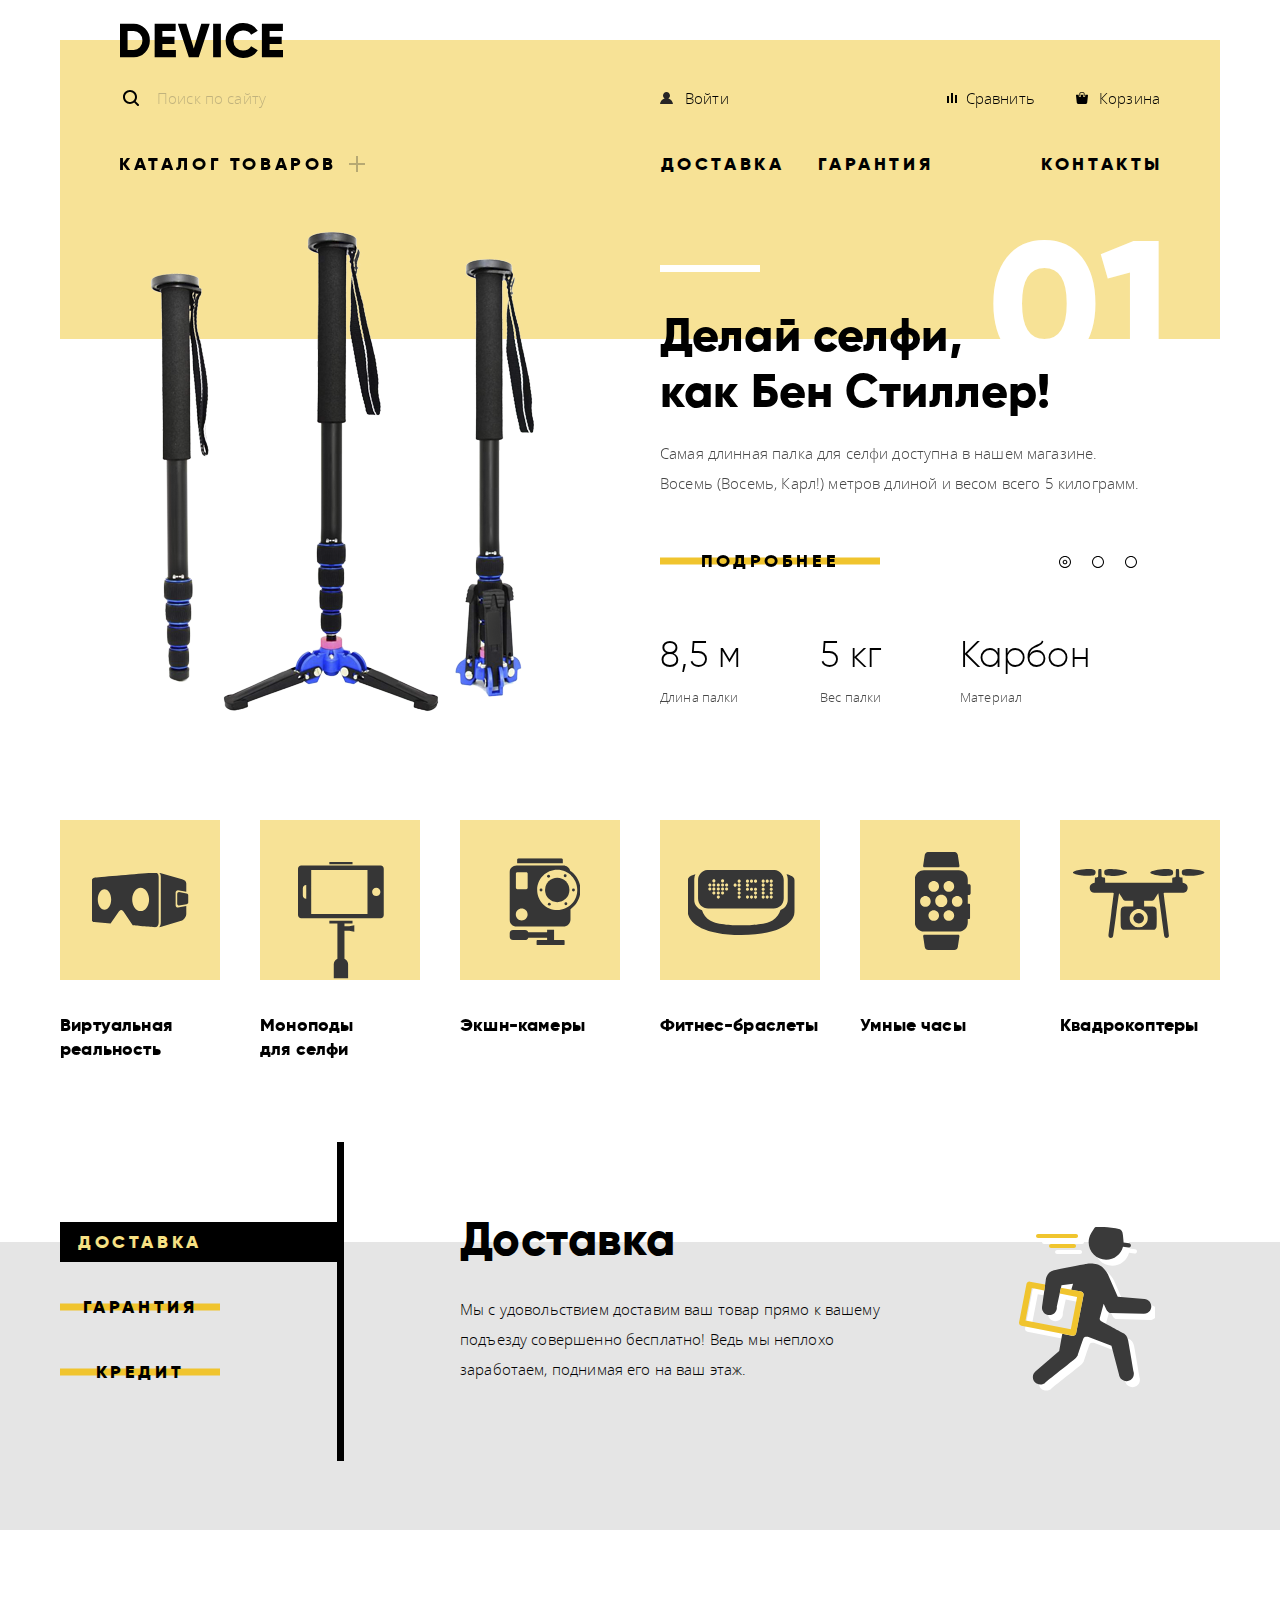
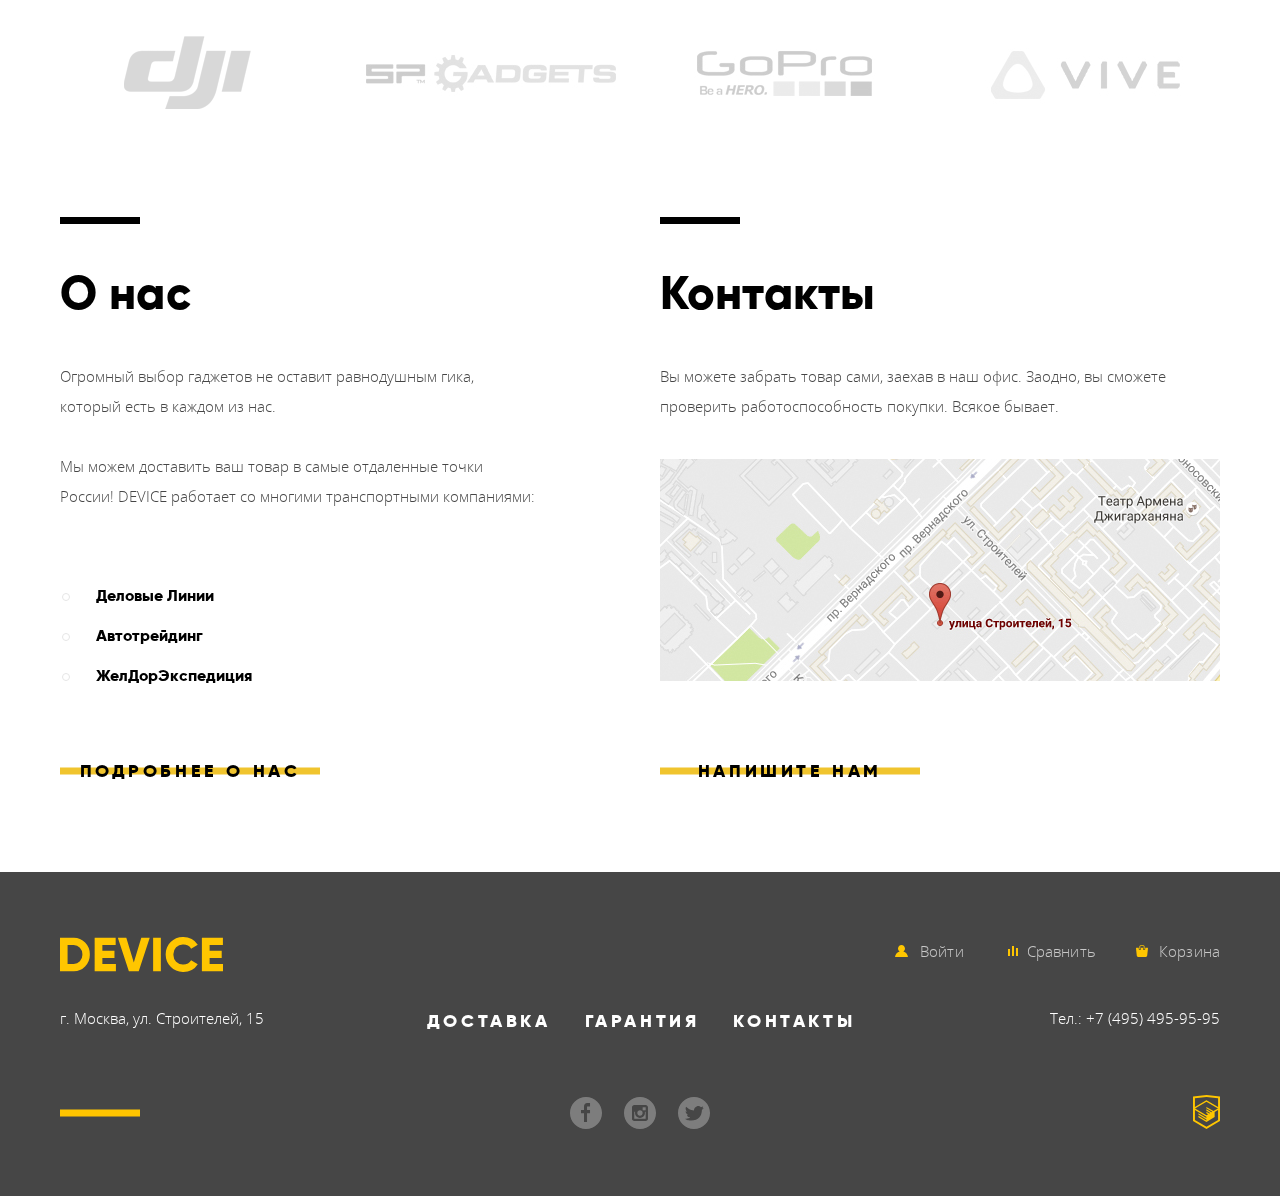
<file: index.html>
<!DOCTYPE html>
<html lang="ru">
  <head>
    <meta charset="utf-8">
    <title>Магазин «Девайс»</title>
    <link rel="stylesheet" href="css/normalize.min.css">
    <link rel="stylesheet" href="css/style.min.css">
  </head>
  <body class="main-page">
    <header class="page-header">
      <div class="container">
        <nav class="page-nav">
          <a class="logo">
            <img src="img/logo-black.svg" alt="Логотип магазина «Девайс»" width="163" height="35">
          </a>

          <div class="first-row">
            <form action="https://echo.htmlacademy.ru/" method="get" class="search-form">
              <label for="search" class="visually-hidden">Поиск по сайту</label>
              <input type="text" id="search" name="q" placeholder="Поиск по сайту">
              <button type="submit">Найти</button>
            </form>

            <ul class="nav user-nav header-user-nav">
              <li class="user-account">
                <ul>
                  <li class="user-nav-btn user-btn icon-before"><a href="">Войти</a></li>
                </ul>
              </li>
              <li class="user-nav-btn compare-btn icon-before"><a href="">Сравнить</a></li>
              <li class="user-nav-btn cart-btn icon-before"><a href="">Корзина</a></li>
            </ul>
          </div>

          <ul class="nav site-nav">
            <li class="site-nav-el add-bg-before">
              <a class="site-nav-lnk catalog-link" href="catalog.html">Каталог товаров</a>
              <ul class="nav-catalog-categories">
                <li class="categories-column">
                  <ul>
                    <li><a class="category" href="catalog.html">Виртуальная реальность</a></li>
                    <li><a class="category" href="catalog.html">Моноподы для селфи</a></li>
                    <li><a class="category" href="catalog.html">Экшн-камеры</a></li>
                  </ul>
                </li>
                <li class="categories-column">
                  <ul>
                    <li><a class="category" href="catalog.html">Фитнес-браслеты</a></li>
                    <li><a class="category" href="catalog.html">Умные часы</a></li>
                  </ul>
                </li>
                <li class="categories-column">
                  <ul>
                    <li><a class="category" href="catalog.html">Квадрокоптеры</a></li>
                  </ul>
                </li>
              </ul>
            </li>
            <li class="site-nav-el"><a class="site-nav-lnk" href="">Доставка</a></li>
            <li class="site-nav-el"><a class="site-nav-lnk" href="">Гарантия</a></li>
            <li class="site-nav-el"><a class="site-nav-lnk" href="">Контакты</a></li>
          </ul>
        </nav>
      </div>
    </header>

    <main class="stop-margin-collaps">
      <h1 class="visually-hidden">Магазин «Девайс»</h1>

      <div class="container">
        <section class="promo-slider">
          <h2 class="visually-hidden">Обзор популярных категорий товаров</h2>
          
          <input class="visually-hidden" type="radio" name="toggle" id="toggle-slide1" checked>
          <input class="visually-hidden" type="radio" name="toggle" id="toggle-slide2">
          <input class="visually-hidden" type="radio" name="toggle" id="toggle-slide3">

          <ul class="slides">
            <li class="slide">
              <h3 class="visually-hidden">Моноподы для селфи</h3>
              <div class="image-wrapper">
                <img class="selfie-monopods" src="img/selfie-monopods.png" alt="Изображение разных моноподов для селфи" width="384" height="486">
              </div>
              <div class="desc">
                <p class="promo">
                  Делай селфи,<br>
                  как Бен Стиллер!
                </p>
                <p class="text">
                  Самая длинная палка для селфи доступна в нашем магазине.
                  Восемь&nbsp;(Восемь, Карл!) метров длиной и весом всего 5 килограмм.
                </p>

                <table class="properties">
                  <colgroup>
                    <col class="col-1">
                    <col class="col-2">
                    <col class="col-3">
                  </colgroup>
                  <tr>
                    <td>8,5 м</td>
                    <td>5 кг</td>
                    <td>Карбон</td>
                  </tr>
                  <tr>
                    <th>Длина палки</th>
                    <th>Вес палки</th>
                    <th>Материал</th>
                  </tr>
                </table>

                <a class="btn" href="catalog.html">Подробнее</a>
              </div>
            </li>

            <li class="slide">
              <h3 class="visually-hidden">Фитнес-браслеты</h3>
              <div class="image-wrapper">
                <img class="smart-bands" src="img/smart-band.png" alt="Изображение фитнес-браслета" width="345" height="485">
              </div>
              <div class="desc">
                <p class="promo">
                  Худеем<br>
                  правильно!
                </p>
                <p class="text">
                  Мотивирующие фитнес-браслеты помогут найти в себе силы
                  не&nbsp;пропускать занятия и соблюдать диету.
                </p>

                <table class="properties">
                  <colgroup>
                    <col class="col-1">
                  </colgroup>
                  <tr>
                    <td>48 часов</td>
                  </tr>
                  <tr>
                    <th>Без подзарядки</th>
                  </tr>
                </table>

                <a class="btn" href="catalog.html">Подробнее</a>
              </div>
            </li>

            <li class="slide">
              <h3 class="visually-hidden">Квадрокоптеры</h3>
              <div class="image-wrapper">
                <img class="drone" src="img/drone.png" alt="Изображение квадрокоптера" width="526" height="334">
              </div>
              <div class="desc">
                <p class="promo">
                  Порхает как бабочка,
                  жалит как пчела!
                </p>
                <p class="text">
                  Этот обычный, на первый взгляд, квадрокоптер оснащен
                  мощным&nbsp;лазером, замаскированным под стандартную камеру.                
                </p>

                <table class="properties">
                  <colgroup>
                    <col class="col-1">
                    <col class="col-2">
                  </colgroup>
                  <tr>
                    <td>800 м</td>
                    <td>50 м</td>
                  </tr>
                  <tr>
                    <th>Дальность полета</th>
                    <th>Радиус поражения</th>
                  </tr>
                </table>

                <a class="btn" href="catalog.html">Подробнее</a>
              </div>
            </li>
          </ul>

          <ul class="slider-controls">
            <li class="control"><label for="toggle-slide1">Первый слайд</label></li>
            <li class="control"><label for="toggle-slide2">Второй слайд</label></li>
            <li class="control"><label for="toggle-slide3">Третий слайд</label></li>
          </ul>
        </section>
      </div>

      <div class="container">
        <section class="catalog-categories">
          <h2 class="visually-hidden">Ссылки на разделы каталога товаров</h2>
          <ul>
            <li><a class="vr" href="catalog.html">Виртуальная реальность</a></li>
            <li><a class="selfie-monopods" href="catalog.html">Моноподы для&nbsp;селфи</a></li>
            <li><a class="action-cams" href="catalog.html">Экшн-камеры</a></li>
            <li><a class="smart-bands" href="catalog.html">Фитнес-браслеты</a></li>
            <li><a class="smart-watches" href="catalog.html">Умные часы</a></li>
            <li><a class="drones" href="catalog.html">Квадрокоптеры</a></li>
          </ul>
        </section>
      </div>

      <section class="services">
        <h2 class="visually-hidden">Сервисы</h2>
        <div class="container">
          <div class="services-inner">
            <ul class="tab-controls">
              <li class="tab active"><button class="btn" id="delivery-btn" type="button">Доставка</button></li>
              <li class="tab"><button class="btn" id="warranty-btn" type="button">Гарантия</button></li>
              <li class="tab"><button class="btn" id="credit-btn" type="button">Кредит</button></li>
            </ul>
            <ul class="service-list">
              <li class="service delivery active">
                <h3 class="header">Доставка</h3>
                <p class="text">
                  Мы с удовольствием доставим ваш товар прямо к вашему
                  подъезду совершенно бесплатно! Ведь мы неплохо
                  заработаем, поднимая его на ваш этаж.
                </p>
              </li>

              <li class="service warranty">
                <h3 class="header">Гарантия</h3>
                <p class="text">
                  Если из-за возгорания купленного у нас товара у вас 
                  сгорит дом — не переживайте, мы выдадим вам новый.<br>
                  Товар, не дом, конечно же.
                </p>
              </li>

              <li class="service credit">
                <h3 class="header">Кредит</h3>
                <p class="text">
                  Залезть в долговую яму стало проще! Кредитные
                  консультанты подберут для вас наиболее выгодные
                  условия кредита. Выгодные для нашего банка, разумеется.
                </p>
              </li>
            </ul>
          </div>
        </div>
      </section>

      <div class="container">
        <section class="brands">
          <h2 class="visually-hidden">Список товарных брэндов</h2>
          <ul>
            <li class="brand dji"><img src="img/dji-logo.png" width="260" height="100" alt="Логотип брэнда DJI"></li>
            <li class="brand sp-gadgets"><img src="img/sp-gadgets-logo.png" width="260" height="100" alt="Логотип брэнда SP Gadgets"></li>
            <li class="brand gopro-logo"><img src="img/gopro-logo.png" width="260" height="100" alt="Логотип брэнда GoPro"></li>
            <li class="brand vive-logo"><img src="img/vive-logo.png" width="260" height="100" alt="Логотип брэнда VIVE"></li>
          </ul>
        </section>
      </div>

      <div class="container">
        <div class="info">
          <section class="about-us">
            <h2>О нас</h2>
            <p>
              Огромный выбор гаджетов не оставит равнодушным гика,
              который&nbsp;есть в каждом из нас.
            </p>
            <p>
              Мы можем доставить ваш товар в самые отдаленные точки
              России!&nbsp;DEVICE работает со многими транспортными компаниями:
            </p>
            <ul>
              <li>Деловые Линии</li>
              <li>Автотрейдинг</li>
              <li>ЖелДорЭкспедиция</li>
            </ul>
            <a class="btn" href="">Подробнее о нас</a>
          </section>

          <section class="contacts">
            <h2>Контакты</h2>
            <p>
              Вы можете забрать товар сами, заехав в наш офис. Заодно, вы сможете
              проверить работоспособность покупки. Всякое бывает.
            </p>
            <a class="map-location" href="https://goo.gl/maps/fPUwSftCcj3sVYiC8">
              <img class="map" src="img/map.jpg" width="560" height="222" alt="Магазин «Девайс» расположен по адресу г. Москва, ул. Строителей, 15">
            </a>
            <a class="btn mail-link" href="">Напишите нам</a>
          </section>
        </div>
      </div>
    </main>

    <footer class="page-footer">
      <div class="container">
        <div class="footer-inner">
          <div class="footer-row">
            <a class="logo">
              <img src="img/logo-orange.svg" alt="Логотип магазина «Девайс»" width="163" height="35">
            </a>

            <ul class="nav user-nav footer-user-nav">
              <li class="user-account">
                <ul>
                  <li class="user-nav-btn user-btn icon-before"><a class="user-nav-lnk" href="">Войти</a></li>
                </ul>
              </li>
              <li class="user-nav-btn compare-btn icon-before"><a class="user-nav-lnk" href="">Сравнить</a></li>
              <li class="user-nav-btn cart-btn icon-before"><a class="user-nav-lnk" href="">Корзина</a></li>
            </ul>
          </div>

          <div class="footer-row">
            <p class="address"><a class="address-link" href="https://goo.gl/maps/fPUwSftCcj3sVYiC8">г. Москва, ул. Строителей, 15</a></p>

            <ul class="nav site-nav">
              <li class="site-nav-el"><a class="site-nav-lnk" href="">Доставка</a></li>
              <li class="site-nav-el"><a class="site-nav-lnk" href="">Гарантия</a></li>
              <li class="site-nav-el"><a class="site-nav-lnk" href="">Контакты</a></li>
            </ul>

            <p class="phone">Тел.: <a href="tel:+74954959595">+7 (495) 495-95-95</a></p>
          </div>

          <div class="footer-row">
            <ul class="nav social-nav">
              <li><a href="" class="facebook">Магазин «Девайс» в Фэйсбук</a></li>
              <li><a href="" class="instagram">Магазин «Девайс» в Инстаграме</a></li>
              <li><a href="" class="twitter">Магазин «Девайс» в Твитере</a></li>
            </ul>

            <a class="author-nav" href="https://htmlacademy.ru/intensive/htmlcss">Интенсив «Профессиональный онлайн‑курс HTML и CSS, уровень 1» от HTML Academy</a>
          </div>
        </div>
      </div>
    </footer>

    <section class="modal mail">
      <h2 class="visually-hidden">Форма отправки письма работникам магазина «Девайс»</h2>
      <form action="https://echo.htmlacademy.ru/" method="post">
        <div class="name">
          <label for="message-name">Ваше имя:</label>
          <input type="text" id="message-name" name="name" placeholder="Имя Фамилия">
        </div>
        <div class="email">
          <label for="message-email">Ваш e-mail:</label>
          <input type="email" id="message-email" name="email" placeholder="email@example.com">
        </div>
        <div class="mail-text">
          <label for="message-text">Текст письма:</label>
          <textarea id="message-text" name="message" rows="7" placeholder="В свободной форме"></textarea>
        </div>
        <button class="btn" type="submit">Отправить</button>
      </form>
      <button class="modal-close" type="button">Закрыть</button>
    </section>

    <section class="modal map">
      <h2 class="visually-hidden">Адрес расположения магазина «Девайс»</h2>
      <iframe src="https://www.google.com/maps/embed?pb=!1m18!1m12!1m3!1d2249.1125488779976!2d37.52742931592807!3d55.687030980535816!2m3!1f0!2f0!3f0!3m2!1i1024!2i768!4f13.1!3m3!1m2!1s0x46b54cf65f5c8955%3A0x694710ccd55501e!2z0YPQuy4g0KHRgtGA0L7QuNGC0LXQu9C10LksIDE1LCDQnNC-0YHQutCy0LAsINCg0L7RgdGB0LjRjywgMTE5MzEx!5e0!3m2!1sru!2see!4v1573003344876!5m2!1sru!2see" allowfullscreen=""></iframe>
      <a href="https://goo.gl/maps/fPUwSftCcj3sVYiC8">
        <img src="img/map-big.jpg" width="960" height="559" alt="Магазин «Девайс» расположен по адресу г. Москва, ул. Строителей, 15">
      </a>
      <button class="modal-close" type="button">Закрыть</button>
    </section>

    <script src="js/script.min.js"></script>
  </body>
</html>
</file>
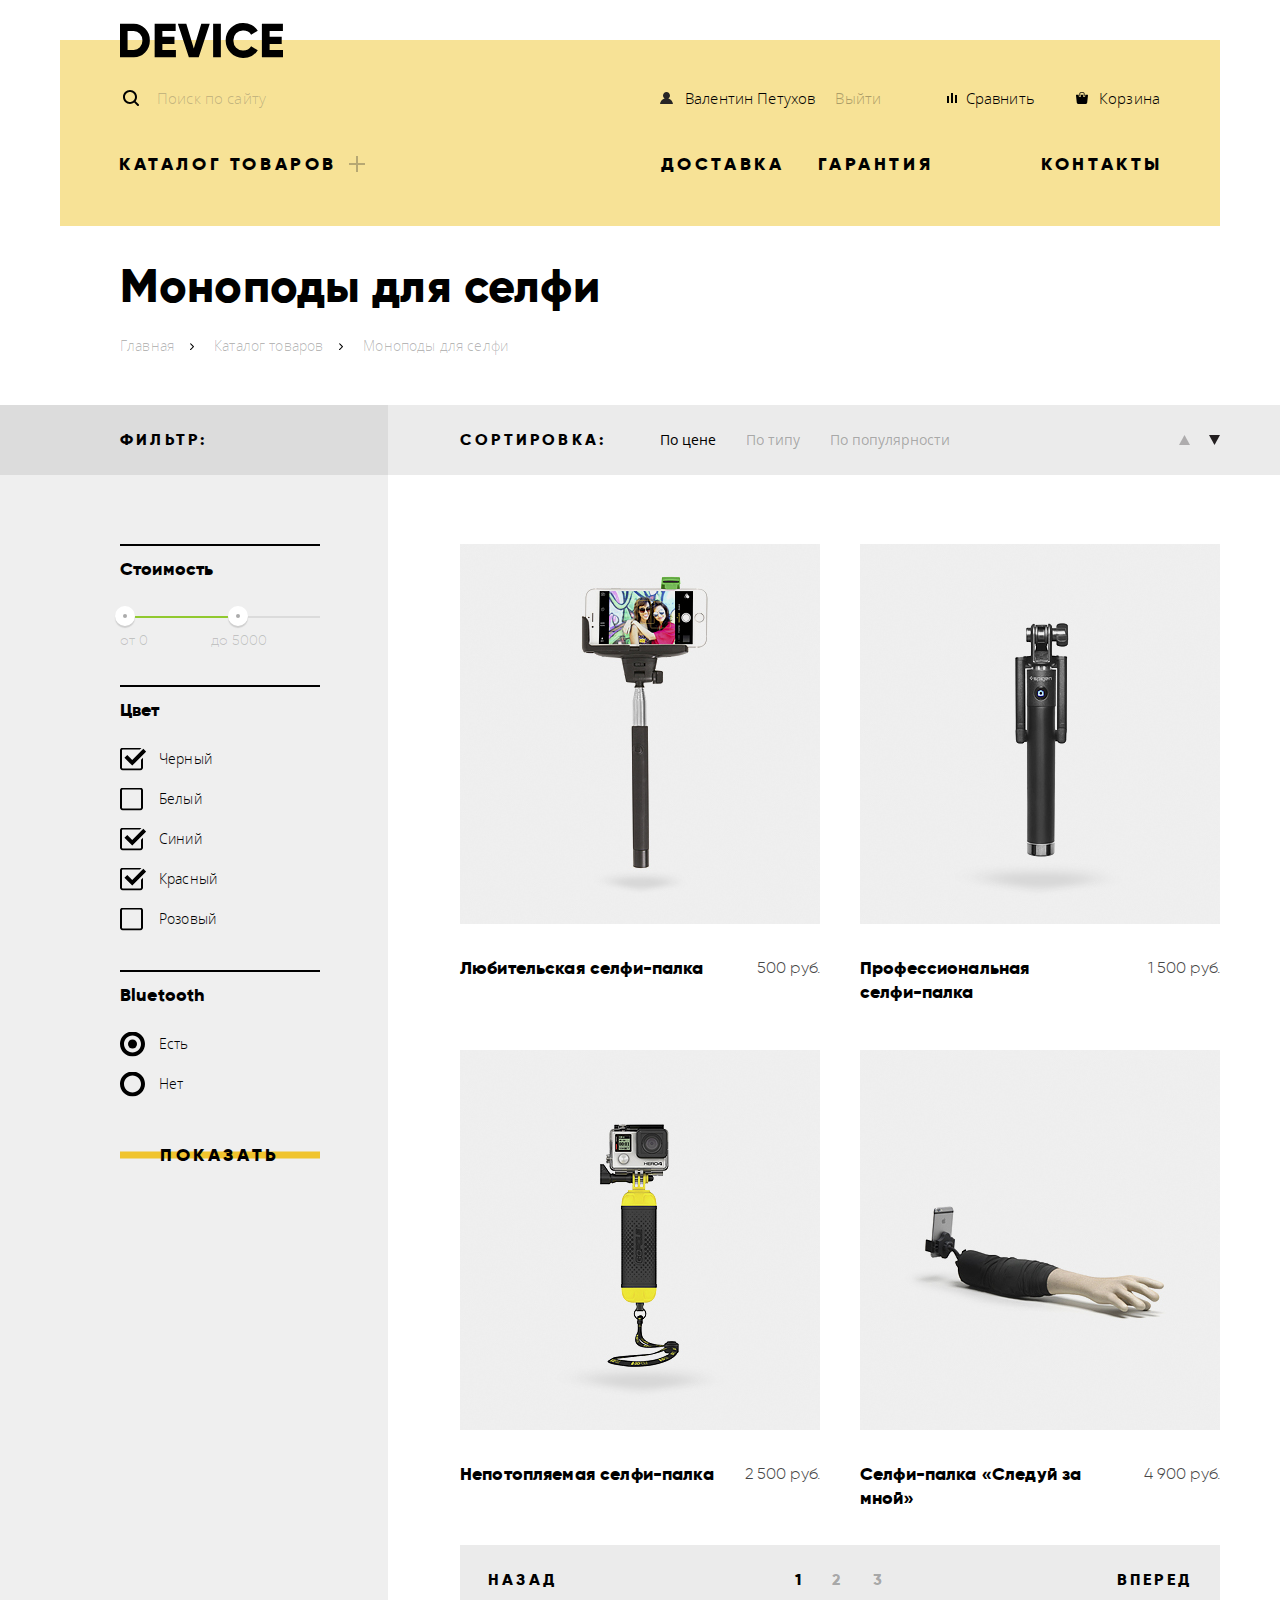
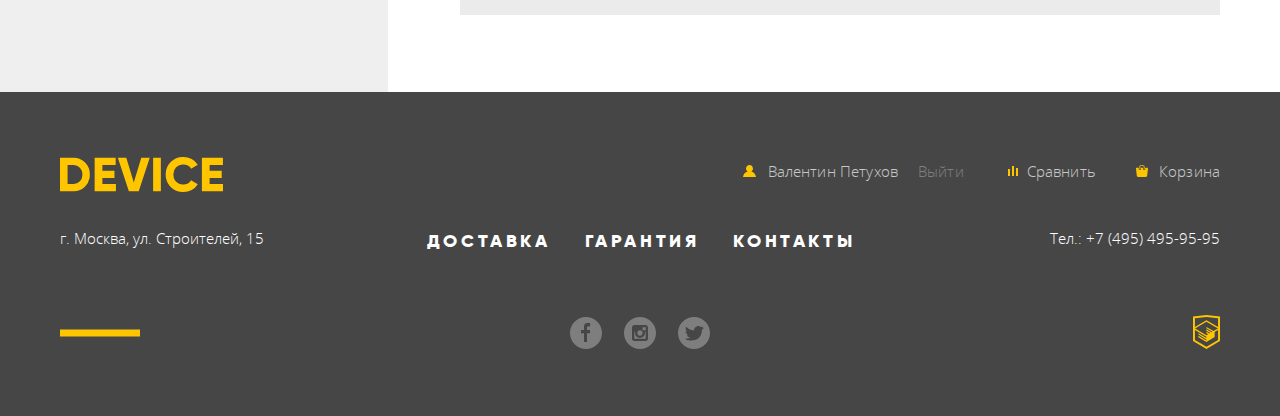
<file: catalog.html>
<!DOCTYPE html>
<html lang="ru">
  <head>
    <meta charset="utf-8">
    <title>Моноподы для селфи</title>
    <link rel="stylesheet" href="css/normalize.min.css">
    <link rel="stylesheet" href="css/style.min.css">
  </head>
  <body>
    <header class="page-header">
      <div class="container">
        <nav class="page-nav">
          <a class="logo" href="index.html" aria-label="Перейти на главную страницу">
            <img src="img/logo-black.svg" alt="Логотип магазина «Девайс»" width="163" height="35">
          </a>

          <div class="first-row">
            <form action="https://echo.htmlacademy.ru/" method="get" class="search-form">
              <label for="search" class="visually-hidden">Поиск по сайту</label>
              <input type="text" id="search" name="q" placeholder="Поиск по сайту">
              <button type="submit">Найти</button>
            </form>

            <ul class="nav user-nav header-user-nav">
              <li class="user-account">
                <ul>
                  <li class="user-nav-btn user-btn icon-before"><a href="">Валентин Петухов</a></li>
                  <li class="user-nav-btn logout-btn"><a href="">Выйти</a></li>
                </ul>
              </li>
              <li class="user-nav-btn compare-btn icon-before"><a href="">Сравнить</a></li>
              <li class="user-nav-btn cart-btn icon-before"><a href="">Корзина</a></li>
            </ul>
          </div>

          <ul class="nav site-nav">
            <li class="site-nav-el">
              <a class="site-nav-lnk catalog-link" href="catalog.html">Каталог товаров</a>
              <ul class="nav-catalog-categories">
                <li class="categories-column">
                  <ul>
                    <li><a class="category" href="catalog.html">Виртуальная реальность</a></li>
                    <li><a class="category" href="catalog.html">Моноподы для селфи</a></li>
                    <li><a class="category" href="catalog.html">Экшн-камеры</a></li>
                  </ul>
                </li>
                <li class="categories-column">
                  <ul>
                    <li><a class="category" href="catalog.html">Фитнес-браслеты</a></li>
                    <li><a class="category" href="catalog.html">Умные часы</a></li>
                  </ul>
                </li>
                <li class="categories-column">
                  <ul>
                    <li><a class="category" href="catalog.html">Квадрокоптеры</a></li>
                  </ul>
                </li>
              </ul>
            </li>
            <li class="site-nav-el"><a class="site-nav-lnk" href="">Доставка</a></li>
            <li class="site-nav-el"><a class="site-nav-lnk" href="">Гарантия</a></li>
            <li class="site-nav-el"><a class="site-nav-lnk" href="">Контакты</a></li>
          </ul>
        </nav>
      </div>
    </header>

    <main class="catalog-page-content stop-margin-collaps">
      <div class="container">
        <div class="content-header">
          <h1>Моноподы для селфи</h1>
          <ul class="bread-crumbs">
            <li><a href="index.html">Главная</a></li>
            <li><a href="catalog.html">Каталог товаров</a></li>
            <li>Моноподы для селфи</li>
          </ul>
        </div>
      </div>

      <div class="catalog-body">
        <section class="sort-bar">
          <div class="container">
            <div class="sort-bar-inner">
              <h2 class="sort-bar-header">Сортировка:</h2>
              <ul class="sort-list">
                <li class="sort-types">
                  <ul>
                    <li><a>По цене</a></li>
                    <li><a href="">По типу</a></li>
                    <li><a href="">По популярности</a></li>
                  </ul>
                </li>
                <li>
                  <ul class="sort-direction">
                    <li><a class="asc" href="">По возростанию</a></li>
                    <li><a class="desc">По убыванию</a></li>
                  </ul>
                </li>
              </ul>
            </div>
          </div>
        </section>

        <div class="container">
          <div class="catalog-body-inner">
            <section class="product-filter">
              <h2 class="sort-bar-header">Фильтр:</h2>
              <form action="https://echo.htmlacademy.ru/" method="get">
                <fieldset class="filter-group">
                  <legend>Стоимость</legend>
                  <div class="range-filter">
                    <div class="range-controls">
                      <div class="scale">
                        <div class="bar"></div>
                      </div>
                      <div class="toggle toggle-min">Переключатель минимальной стоимости</div>
                      <div class="toggle toggle-max">Переключатель максимальной стоимости</div>
                    </div>
                    <div class="price-controls">
                      <label class="min-price">от <input name="min-price" type="text" value="0"></label>
                      <label class="max-price">до <input name="max-price" type="text" value="5000"></label>
                    </div>
                  </div>
                </fieldset>
                <fieldset class="filter-group">
                  <legend>Цвет</legend>
                  <ul class="filter-list">
                    <li class="filter-item">
                      <input type="checkbox" id="filter-color-black" name="color-black" checked>
                      <label for="filter-color-black">Черный</label>
                    </li>
                    <li class="filter-item">
                      <input type="checkbox" id="filter-color-white" name="color-white">
                      <label for="filter-color-white">Белый</label>
                    </li>
                    <li class="filter-item">
                      <input type="checkbox" id="filter-color-blue" name="color-blue" checked>
                      <label for="filter-color-blue">Синий</label>
                    </li>
                    <li class="filter-item">
                      <input type="checkbox" id="filter-color-red" name="color-red" checked>
                      <label for="filter-color-red">Красный</label>
                    </li>
                    <li class="filter-item">
                      <input type="checkbox" id="filter-color-pink" name="color-pink">
                      <label for="filter-color-pink">Розовый</label>
                    </li>
                  </ul>
                </fieldset>
                <fieldset class="filter-group">
                  <legend>Bluetooth</legend>
                  <ul class="filter-list">
                    <li class="filter-item">
                      <input type="radio" id="filter-bluetooth-yes" name="bluetooth" value="yes" checked>
                      <label for="filter-bluetooth-yes">Есть</label>
                    </li>
                    <li class="filter-item">
                      <input type="radio" id="filter-bluetooth-no" name="bluetooth" value="no">
                      <label for="filter-bluetooth-no">Нет</label>
                    </li>
                  </ul>
                </fieldset>
                <button class="btn" type="submit">Показать</button>
              </form>
            </section>

            <section class="products">
              <h2 class="visually-hidden">Список товара</h2>
              <ul class="product-list">
                <li class="product">
                  <h3 class="product-name"><a href="">Любительская селфи-палка</a></h3>
                  <div class="photo-wrapper">
                    <img class="product-photo" src="img/product-1.jpg" alt="Фотография товара «Любительская селфи-палка»" width="360" height="380">
                    <ul class="product-btns">
                      <li class="to-card"><a class="btn" href="">В корзину</a></li>
                      <li class="to-compare"><a href="">Добавить к сравнению</a></li>
                    </ul>
                  </div>
                  <p class="product-price">500 руб.</p>
                </li>

                <li class="product">
                  <h3 class="product-name"><a href="">Профессиональная <span class="nowrap">селфи-палка</span></a></h3>
                  <div class="photo-wrapper">
                    <img class="product-photo" src="img/product-2.jpg" alt="Фотография товара «Профессиональная селфи-палка»" width="360" height="380">
                    <ul class="product-btns">
                      <li class="to-card"><a class="btn" href="">В корзину</a></li>
                      <li class="to-compare"><a href="">Добавить к сравнению</a></li>
                    </ul>
                  </div>
                  <p class="product-price">1 500 руб.</p>
                </li>

                <li class="product">
                  <h3 class="product-name"><a href="">Непотопляемая селфи-палка</a></h3>
                  <div class="photo-wrapper">
                    <img class="product-photo" src="img/product-3.jpg" alt="Фотография товара «Непотопляемая селфи-палка»" width="360" height="380">
                    <ul class="product-btns">
                      <li class="to-card"><a class="btn" href="">В корзину</a></li>
                      <li class="to-compare"><a href="">Добавить к сравнению</a></li>
                    </ul>
                  </div>
                  <p class="product-price">2 500 руб.</p>
                </li>

                <li class="product product-new">
                  <h3 class="product-name"><a href="">Селфи-палка «Следуй за мной»</a></h3>
                  <div class="photo-wrapper">
                    <img class="product-photo" src="img/product-4.jpg" alt="Фотография товара «Селфи-палка «Следуй за мной»»" width="360" height="380">
                    <ul class="product-btns">
                      <li class="to-card"><a class="btn" href="">В корзину</a></li>
                      <li class="to-compare"><a href="">Добавить к сравнению</a></li>
                    </ul>
                  </div>
                  <p class="product-price">4 900 руб.</p>
                </li>
              </ul>
              
              <ul class="pagination">
                <li><a class="prev-page" href="">Назад</a></li>
                <li>
                  <ul class="pages-list">
                    <li><a>1</a></li>
                    <li><a href="">2</a></li>
                    <li><a href="">3</a></li>
                  </ul>
                </li>
                <li><a class="next-page" href="">Вперед</a></li>
              </ul>
            </section>
          </div>
        </div>
      </div>
    </main>

    <footer class="page-footer">
      <div class="container">
        <div class="footer-inner">
          <div class="footer-row">
            <a class="logo" href="index.html">
              <img src="img/logo-orange.svg" alt="Логотип магазина «Девайс»" width="163" height="35">
            </a>
            
            <ul class="nav user-nav footer-user-nav">
              <li class="user-account">
                <ul>
                  <li class="user-nav-btn user-btn icon-before"><a class="user-nav-lnk" href="">Валентин Петухов</a></li>
                  <li class="user-nav-btn"><a class="user-nav-lnk logout-lnk" href="">Выйти</a></li>
                </ul>
              </li>
              <li class="user-nav-btn compare-btn icon-before"><a class="user-nav-lnk" href="">Сравнить</a></li>
              <li class="user-nav-btn cart-btn icon-before"><a class="user-nav-lnk" href="">Корзина</a></li>
            </ul>
          </div>

          <div class="footer-row">
            <p class="address"><a class="address-link" href="https://goo.gl/maps/fPUwSftCcj3sVYiC8">г. Москва, ул. Строителей, 15</a></p>

            <ul class="nav site-nav">
              <li class="site-nav-el"><a class="site-nav-lnk" href="">Доставка</a></li>
              <li class="site-nav-el"><a class="site-nav-lnk" href="">Гарантия</a></li>
              <li class="site-nav-el"><a class="site-nav-lnk" href="">Контакты</a></li>
            </ul>

            <p class="phone">Тел.: <a href="tel:+74954959595">+7 (495) 495-95-95</a></p>
          </div>

          <div class="footer-row">
            <ul class="nav social-nav">
              <li><a href="" class="facebook">Магазин «Девайс» в Фэйсбук</a></li>
              <li><a href="" class="instagram">Магазин «Девайс» в Инстаграме</a></li>
              <li><a href="" class="twitter">Магазин «Девайс» в Твитере</a></li>
            </ul>

            <a class="author-nav" href="https://htmlacademy.ru/intensive/htmlcss">Интенсив «Профессиональный онлайн‑курс HTML и CSS, уровень 1» от HTML Academy</a>
          </div>
        </div>
      </div>
    </footer>

    <section class="modal map">
      <h2 class="visually-hidden">Адрес расположения магазина «Девайс»</h2>
      <iframe src="https://www.google.com/maps/embed?pb=!1m18!1m12!1m3!1d2249.1125488779976!2d37.52742931592807!3d55.687030980535816!2m3!1f0!2f0!3f0!3m2!1i1024!2i768!4f13.1!3m3!1m2!1s0x46b54cf65f5c8955%3A0x694710ccd55501e!2z0YPQuy4g0KHRgtGA0L7QuNGC0LXQu9C10LksIDE1LCDQnNC-0YHQutCy0LAsINCg0L7RgdGB0LjRjywgMTE5MzEx!5e0!3m2!1sru!2see!4v1573003344876!5m2!1sru!2see" allowfullscreen=""></iframe>
      <a href="https://goo.gl/maps/fPUwSftCcj3sVYiC8">
        <img src="img/map-big.jpg" width="960" height="559" alt="Магазин «Девайс» расположен по адресу г. Москва, ул. Строителей, 15">
      </a>
      <button class="modal-close" type="button">Закрыть</button>
    </section>

    <script src="js/script.min.js"></script>
  </body>
</html>
</file>
<file: css/style.min.css>
@font-face{font-family:Gilroy;src:url(../fonts/gilroylight.woff2) format('woff2'),url(../fonts/gilroylight.woff) format('woff');font-weight:100}@font-face{font-family:Gilroy;src:url(../fonts/gilroyextrabold.woff2) format('woff2'),url(../fonts/gilroyextrabold.woff) format('woff');font-weight:700}@font-face{font-family:'Open Sans';src:url(../fonts/opensans.woff2) format('woff2'),url(../fonts/opensans.woff) format('woff');font-weight:400}@font-face{font-family:'Open Sans';src:url(../fonts/opensanslight.woff2) format('woff2'),url(../fonts/opensanslight.woff) format('woff');font-weight:100}body{margin:0;padding:0;font-family:'Open Sans',Arial,sans-serif;font-size:15px;line-height:30px;letter-spacing:.01em;color:#000}a{text-decoration:none;color:inherit}.visually-hidden{position:absolute;height:1px;width:1px;overflow:hidden;clip:rect(1px 1px 1px 1px);clip:rect(1px,1px,1px,1px);white-space:nowrap}.stop-margin-collaps{padding-top:.1px}.content-header h1,.main-page h2{font-family:Gilroy,Arial,sans-serif;font-size:47px;line-height:48px;font-weight:700}.container{box-sizing:border-box;width:1200px;margin:0 auto;padding:0 20px}.page-nav{position:relative;box-sizing:border-box;margin-top:40px;padding:33px 60px 50px;background-color:#f7e296}.page-header .logo{position:absolute;top:-17.5px}.logo{line-height:0}.logo[href]:hover{opacity:.6}.logo[href]:active{opacity:.3}.page-header .first-row:first-of-type{display:flex;justify-content:space-between}.page-header .site-nav{margin-top:30px}.search-form{display:flex;position:relative;height:49px;width:440px}.search-form::before{content:'';position:absolute;pointer-events:none;top:17px;left:3px;width:16px;height:16px;background:url(../img/search.svg) 0 0 no-repeat}.search-form input[type=text]{flex:1;border:none;background:0 0;outline:0;height:100%;width:auto;padding:0 20px 0 37px;font-size:15px;font-weight:100;line-height:30px;letter-spacing:.01em;color:rgba(70,70,70,.3)}.search-form input[type=text]::placeholder{color:rgba(70,70,70,.3)}.search-form input[type=text]::-ms-input-placeholder{color:rgba(70,70,70,.3)}.search-form input[type=text]:hover::placeholder{color:rgba(70,70,70,.6)}.search-form input[type=text]:hover{color:rgba(70,70,70,.6)}.search-form input[type=text]:hover::-ms-input-placeholder{color:rgba(70,70,70,.6)}.search-form input[type=text]:focus{color:rgba(70,70,70,1)}.search-form input[type=text]::-ms-clear{display:none}.search-form button[type=submit]{flex:0 0 85px;position:relative;border:2px solid #000;background:0 0;opacity:0;pointer-events:none;font-size:15px;font-weight:100;letter-spacing:.01em;line-height:30px}.search-form button[type=submit]::before{content:'';position:absolute;bottom:-2px;right:0;width:439px;border-bottom:2px solid #000;pointer-events:none;outline:0}.search-form button[type=submit]:focus,.search-form input[type=text]:focus+button[type=submit]{opacity:1;pointer-events:all}.search-form button[type=submit]:hover{background-color:#000;color:#fff}.search-form button[type=submit]:active{background-color:#000;color:rgba(255,255,255,.3)}.nav,.nav ul{list-style-type:none;margin:0;padding:0}.page-header .user-nav{align-items:baseline;width:500px;height:49px}.user-nav>li{height:auto}.nav,.user-nav ul{display:flex}.header-user-nav li{margin:auto 39px auto 0}.footer-user-nav li{margin:auto 38px auto 0}.user-nav li:last-child{margin-right:0}.user-nav a{font-weight:100}.user-account li{margin-right:20px}.page-header .user-account+li{margin-left:auto}.user-nav-btn.icon-before{position:relative}.user-nav-btn.icon-before a{padding-left:25px}.user-nav-btn.icon-before::before{content:'';position:absolute;top:50%;transform:translateY(-50%);pointer-events:none}.user-btn.icon-before::before{left:0;height:12px;width:13px}.page-header .user-btn.icon-before::before{background:url(../img/user-black.svg) 0 0 no-repeat}.page-footer .user-btn.icon-before::before{background:url(../img/user-orange.svg) 0 0 no-repeat}.compare-btn.icon-before::before{left:6px;height:10px;width:10px}.page-header .compare-btn.icon-before::before{background:url(../img/compare-black.svg) 0 0 no-repeat}.page-footer .compare-btn.icon-before::before{background:url(../img/compare-orange.svg) 0 0 no-repeat}.cart-btn.icon-before::before{left:2px;height:12px;width:12px}.page-header .cart-btn.icon-before::before{background:url(../img/cart-black.svg) 0 0 no-repeat}.page-footer .cart-btn.icon-before::before{background:url(../img/cart-orange.svg) 0 0 no-repeat}.page-header .logout-btn{opacity:.3}.page-header .user-nav-btn:hover{opacity:.6}.page-header .user-nav-btn:active{opacity:.3}.site-nav{margin:0 -3px 0 -1px}.site-nav-el{margin:0 17px;height:24px;line-height:24px}.page-header .site-nav-el:first-child{margin-left:0}.page-header .site-nav-el:last-child{margin-right:0;margin-left:91px}.page-header .site-nav-el:nth-child(2){margin-left:auto}.site-nav-lnk{display:inline-block;vertical-align:top;font-family:Gilroy,Arial,sans-serif;font-weight:700;font-size:18px;letter-spacing:.2em;text-transform:uppercase}.site-nav .catalog-link{position:relative;padding-right:28px}.site-nav .catalog-link::after{content:'';position:absolute;top:50%;transform:translateY(-50%);right:0;width:16px;height:16px;background:url(../img/plus.svg) 0 0 no-repeat;opacity:.3}ul.nav-catalog-categories{display:flex;visibility:hidden;z-index:2;box-sizing:border-box;padding:21px 60px 34px;min-height:163px}.catalog-link:hover+.nav-catalog-categories,.nav-catalog-categories:hover{visibility:visible}.nav-catalog-categories,.site-nav .add-bg-before::before{position:absolute;left:0;background-color:#f7e296;width:100%}.nav-catalog-categories a{line-height:36px}.site-nav .add-bg-before::before{height:187px}.site-nav .add-bg-before::before{content:'';z-index:-1}.nav-catalog-categories .categories-column{margin:0 20px;width:160px}.nav-catalog-categories .categories-column:nth-child(1){margin-left:0;width:200px}.nav-catalog-categories .categories-column:nth-child(5){margin-right:0;width:200px}.categories-column li{height:36px}.page-header .site-nav-lnk:hover{color:rgba(0,0,0,.6)}.page-header .site-nav-lnk:active{color:rgba(0,0,0,.3)}.site-nav .category{font-size:15px;font-weight:100;line-height:36px;letter-spacing:.01em}.site-nav .category:hover{opacity:.6}.site-nav .category:active{opacity:.3}.btn{display:block;position:relative;z-index:1;padding:8px 0;font-family:Gilroy,Arial,sans-serif;font-size:18px;font-weight:700;letter-spacing:.2em;text-transform:uppercase;line-height:24px;text-align:center;background:0 0;border:none;cursor:pointer}.btn::before{content:'';position:absolute;left:0;top:50%;z-index:-1;transform:translateY(-50%);width:100%;height:7px;background-color:#f0c42e;transition:height 0s}.btn:active::before,.btn:hover::before{height:100%;transition:height .25s}.btn:active{color:rgba(0,0,0,.3)}.promo-slider{position:relative;margin-bottom:93px}.slider-controls{display:flex;position:absolute;bottom:159px;right:83px;margin:0;padding:0;list-style-type:none}.slider-controls .control{position:relative;box-sizing:border-box;margin-right:21px;width:12px;height:12px;background:url(../img/promo-slider-button-empty.svg) no-repeat}.slider-controls .control:last-child{margin-right:0}#toggle-slide1:checked~.slider-controls .control:nth-child(1),#toggle-slide2:checked~.slider-controls .control:nth-child(2),#toggle-slide3:checked~.slider-controls .control:nth-child(3){background-image:url(../img/promo-slider-button.svg)}#toggle-slide1:focus~.slider-controls .control:nth-child(1),#toggle-slide2:focus~.slider-controls .control:nth-child(2),#toggle-slide3:focus~.slider-controls .control:nth-child(3){outline:2px solid #4d90fe;background-image:url(../img/promo-slider-button.svg)}.slider-controls label{display:block;position:absolute;border-radius:50%;width:100%;height:100%;font-size:0;cursor:pointer}.promo-slider .slides{position:relative;list-style-type:none;margin:0;padding:0}#toggle-slide1:not(:checked)~.slides .slide:nth-child(1),#toggle-slide2:not(:checked)~.slides .slide:nth-child(2),#toggle-slide3:not(:checked)~.slides .slide:nth-child(3){position:absolute;z-index:-1;opacity:0;width:0;height:0}.promo-slider .slide{display:flex;min-height:500px}.promo-slider .slide::before{position:absolute;top:-11px;right:47px;font-family:Gilroy,Arial,sans-serif;font-weight:700;font-size:179.2px;letter-spacing:.01em;line-height:179.2px;color:#fff}.promo-slider .slide:nth-child(1)::before{content:'01'}.promo-slider .slide:nth-child(2)::before{content:'02'}.promo-slider .slide:nth-child(3)::before{content:'03'}.slide .image-wrapper{display:flex;height:500px;width:560px}.slide img{display:block;margin:auto}.slide .selfie-monopods{transform:translate(2px,-5px)}.slide .smart-bands{transform:translate(9px,6px)}.slide .drone{transform:translate(14px,-16px)}.slide .desc{display:flex;flex-direction:column;align-items:flex-start;position:relative;box-sizing:border-box;margin-top:39px;margin-left:auto;padding-top:42px;margin-right:50px;width:510px}.slide .desc::before{content:'';position:absolute;top:0;left:0;width:100px;height:7px;background-color:#fff}.desc .promo{order:1;margin:0;margin-bottom:19px;min-height:112px;width:100%;font-family:Gilroy,Arial,sans-serif;font-size:47px;font-weight:700;line-height:56px}.desc .text{order:2;margin:0;margin-bottom:43px;min-height:60px;width:100%;font-weight:100;color:#464646}.desc .btn{order:3;margin-bottom:50px;width:220px;line-height:24px}.desc .properties{order:4;table-layout:fixed;border-collapse:collapse;border-spacing:0;margin-top:auto;margin-bottom:20px}.properties .col-1{width:160px}.properties .col-2{width:140px}.properties .col-3{width:180px}.properties td{padding:0;font-family:Gilroy,Arial,sans-serif;font-size:36px;font-weight:100;letter-spacing:.01em;line-height:48px;text-align:left}.properties th{padding:0;padding-top:8px;font-size:13px;font-weight:100;letter-spacing:.01em;line-height:20px;text-align:left;color:#464646}.properties td:nth-child(1){width:160px}.properties td:nth-child(2){width:140px}.properties td:nth-child(3){width:160px}.catalog-categories{margin-bottom:42px}.catalog-categories ul{display:flex;justify-content:center;flex-wrap:wrap;list-style-type:none;margin:0 -20px;padding:0}.catalog-categories li{position:relative;box-sizing:border-box;margin:0 20px 40px;padding-top:193px;width:160px;height:240px;vertical-align:middle;line-height:24px}.catalog-categories a{font-family:Gilroy,Arial,sans-serif;font-size:18px;font-weight:700;letter-spacing:.01em}.catalog-categories a::before{content:'';position:absolute;top:0;width:100%;height:160px;background-color:#f0c52e;opacity:.5}.catalog-categories a::after{content:'';position:absolute;top:calc(160px / 2);left:50%;transform:translate(-50%,-50%)}.catalog-categories .vr::after{width:97px;height:55px;background:url(../img/vr-glasses.svg) 0 0 no-repeat}.catalog-categories .selfie-monopods::after{top:100px;width:86px;height:117px;transform:translate(-49%,-50%);background:url(../img/selfie-monopod.svg) 0 0 no-repeat}.catalog-categories .action-cams::after{width:71px;height:87px;transform:translate(-43%,-48%);background:url(../img/action-camera.svg) 0 0 no-repeat}.catalog-categories .smart-bands::after{width:107px;height:65px;transform:translate(-49%,-46%);background:url(../img/smart-band.svg) 0 0 no-repeat}.catalog-categories .smart-watches::after{width:56px;height:98px;transform:translate(-45%,-49%);background:url(../img/smart-watch.svg) 0 0 no-repeat}.catalog-categories .drones::after{width:132px;height:69px;transform:translate(-51%,-45%);background:url(../img/drone.svg) 0 0 no-repeat}.catalog-categories a:hover::before{opacity:1}.catalog-categories a:active{color:rgba(0,0,0,.3)}.catalog-categories a:active::after{opacity:.3}.services{box-sizing:border-box;border-top:100px solid #fff;padding-bottom:69px;min-width:1200px;background-color:#e5e5e5}.services .services-inner{display:flex;align-items:flex-start;margin-top:-100px}.services .tab-controls{display:flex;flex-direction:column;position:relative;margin:0 120px 0 0;padding:80px 0 69px;width:280px;list-style-type:none}.services .tab-controls::after{content:'';position:absolute;top:0;right:-4px;width:7px;height:100%;background-color:#000}.tab-controls li{position:relative;margin-bottom:25px}.tab-controls li:last-child{margin-bottom:0}.tab-controls .active::before{content:'';position:absolute;width:100%;height:100%;background-color:#000}.tab-controls .btn{width:160px}.tab.active .btn{color:#f7e184}.tab.active .btn::before{background-color:rgba(0,0,0,0)}.services{margin-bottom:94px}.services .service-list{margin:0;padding:73px 0 0;width:435px;list-style-type:none}.service-list .service{position:absolute;z-index:-1;opacity:0;width:0;height:0}.service-list .service.active{position:relative;z-index:0;opacity:1;width:auto;height:auto}.service-list .header{margin:0 0 31px;font-family:Gilroy,Arial,sans-serif;font-size:47px;font-weight:700;letter-spacing:.01em;line-height:48px}.service-list .text{margin:0;font-weight:100}.service-list .service::after{content:'';position:absolute}.service-list .service.delivery::after{top:12px;right:-260px;width:136px;height:164px;background:url(../img/delivery.svg) 0 0 no-repeat}.service-list .service.warranty::after{top:50%;transform:translateY(-50%);right:-253px;width:171px;height:194px;background:url(../img/warranty.svg) 0 0 no-repeat}.service-list .service.credit::after{top:calc(50% - 3px);transform:translateY(-50%);right:-230px;width:156px;height:186px;background:url(../img/credit.svg) 0 0 no-repeat}.brands{margin-bottom:93px}.brands ul{display:flex;justify-content:center;flex-wrap:wrap;margin:0 -20px;padding:0;list-style-type:none}.brands li{margin:0 20px;position:relative;line-height:0}.brand img{opacity:0}.brand:hover img{opacity:1}.brand::after{content:'';position:absolute;top:0;left:0;width:100%;height:100%;opacity:.2}.brand:hover::after{opacity:0}.brands .dji::after{background:url(../img/dji-logo-bw.png) 0 0 no-repeat}.brands .sp-gadgets::after{background:url(../img/sp-gadgets-logo-bw.png) 0 0 no-repeat}.brands .gopro-logo::after{background:url(../img/gopro-logo-bw.png) 0 0 no-repeat}.brands .vive-logo::after{background:url(../img/vive-logo-bw.png) 0 0 no-repeat}.info{display:flex;justify-content:space-between;margin-bottom:81px;line-height:normal}.info section{position:relative;padding-top:52px;width:560px}.info section::before{content:'';position:absolute;top:0;left:0;width:80px;height:7px;background-color:#000}.info h2{margin:0 0 44px}.info p{margin:0 0 30px;width:510px;line-height:30px;letter-spacing:0;color:#464646;font-weight:100}.info .btn{width:260px}.info ul{margin:65px 0 55px;padding:0;list-style-type:none}.info li{display:flex;position:relative;padding-left:36px;font-family:Gilroy,Arial,sans-serif;font-weight:700;font-size:16px;letter-spacing:0;line-height:40px}.info li::before{content:'';position:absolute;left:2px;bottom:15px;box-sizing:border-box;width:8px;height:8px;border:1.8px solid #e5e5e5;border-radius:50%}.info .map-location{display:block;margin:38px 0 70px}.contacts .map{display:block;width:560px;height:222px;background-color:#eaeaea}.catalog-page-content .container{padding-left:80px}.content-header{margin-top:36px;margin-bottom:47px}.content-header h1{margin:0 0 24px}.bread-crumbs{display:flex;margin:0;padding-left:0;list-style-type:none}.bread-crumbs li{position:relative;margin-right:20px;padding-right:20px}.bread-crumbs a,.bread-crumbs li{font-size:14px;font-weight:100;line-height:24px}.bread-crumbs a,.bread-crumbs li:last-child{color:rgba(0,0,0,.3)}.bread-crumbs a:hover{color:rgba(0,0,0,.6)}.bread-crumbs a:active{color:rgba(0,0,0,1)}.bread-crumbs li:last-child{margin-right:0;padding-right:0}.bread-crumbs li:not(:last-child)::after{content:'';position:absolute;top:50%;transform:translateY(-40%);right:0;width:4px;height:7px;background:url(../img/arrow-right.svg) 0 0 no-repeat}.sort-bar{width:100%;min-width:1200px;background-color:rgba(0,0,0,.08)}.sort-bar ul{display:flex;align-items:center;flex-wrap:wrap;margin:0;padding:0;list-style-type:none}.sort-bar-inner{display:flex;margin-left:320px;padding-top:23px;padding-left:20px;padding-bottom:23px}.sort-bar-header{display:flex;align-items:flex-start;margin:0;font-family:Gilroy,Arial,sans-serif;font-size:16px;font-weight:700;letter-spacing:.2em;line-height:24px;text-transform:uppercase}.sort-bar .sort-bar-header{margin-right:50px}.sort-bar .sort-list{display:flex;justify-content:space-between;align-items:flex-start;margin-left:auto;width:560px;font-size:14px;line-height:18px;letter-spacing:0}.sort-types{display:block;width:510px}.sort-types li{margin-top:2.5px;margin-right:30px}.sort-bar a{font-weight:400}.sort-bar a[href]{color:rgba(0,0,0,.3)}.sort-bar a[href]:hover{color:rgba(0,0,0,.6)}.sort-bar a[href]:active{color:rgba(0,0,0,1)}.sort-list .sort-direction{margin-top:7px}.sort-direction>li{margin-right:19px}.sort-direction>li:last-child{margin-right:0}.sort-direction a{position:relative;display:block;width:11px;height:10px;font-size:0}.sort-direction a::before{content:'';position:absolute;width:100%;height:100%}.sort-direction .asc::before{background:url(../img/arrow-up.svg) 0 0 no-repeat}.sort-direction .desc::before{background:url(../img/arrow-down.svg) 0 0 no-repeat}.sort-direction a[href]::before{opacity:.3}.sort-direction a[href]:hover::before{opacity:.6}.sort-direction a[href]:active::before{opacity:1}.catalog-body{position:relative;min-width:1200px}.catalog-body::before{content:'';position:absolute;z-index:-1;top:0;right:calc(50% + 252px);height:100%;width:100%;background-color:#efefef}.catalog-body-inner{display:flex;justify-content:space-between}.product-filter{margin-top:69px;width:200px}.product-filter .sort-bar-header{position:absolute;top:23px}.product-filter .filter-group{position:relative;border:none;border-top:2px solid #000;margin:0;padding:0}.product-filter legend{float:left;padding-top:11px;margin-bottom:17px;width:100%;font:700 18px/24px Gilroy,Arial,sans-serif}.product-filter legend+*{clear:left}.product-filter button[type=submit]{width:100%}.range-filter{padding-top:18px;margin-bottom:34px}.range-controls{position:relative;margin-left:5px;padding-bottom:3px}.range-controls .scale{height:2px;background:#dbdbdb}.range-controls .bar{width:58%;height:2px;background:#91c92f}.range-controls .toggle{position:absolute;top:-10px;left:0;transform:translateX(-50%);width:4px;height:4px;border:8px solid #fff;background-color:#ababab;border-radius:50%;box-shadow:0 2px 1px 0 #cfcfcf;cursor:pointer;font-size:0}.range-controls .toggle:active{transform:translateX(-50%) scale(1.1,1.1)}.range-controls .toggle-min{left:0}.range-controls .toggle-max{left:113px}.price-controls label{display:inline-block;vertical-align:middle}.price-controls input,.price-controls label{font-family:Gilroy,Arial,sans-serif;font-size:14px;font-weight:100;line-height:24px;letter-spacing:0;height:21px;padding:0;color:rgba(0,0,0,.2)}.price-controls input{width:68px;border:none;background:0 0}.filter-list{margin:0 0 31px;padding:0;list-style-type:none}.filter-item input{position:absolute;opacity:0;height:0;width:0}.filter-item label{position:relative;padding-left:39px;font-size:14px;font-weight:100;line-height:40px;-webkit-user-select:none;-moz-user-select:none;-ms-user-select:none;user-select:none}.filter-item label::before{content:'';position:absolute;top:50%;left:0;transform:translateY(-50%)}.filter-item input:not(:disabled)+label{cursor:pointer}.filter-item input[type=checkbox]+label::before,.filter-item input[type=checkbox]:not(:disabled):checked:active+label::before{height:23px;width:23px;background:url(../img/checkbox-off.svg) 0 0 no-repeat}.filter-item input[type=checkbox]:checked+label::before,.filter-item input[type=checkbox]:not(:disabled):not(:checked):active+label::before{width:26px;background:url(../img/checkbox-on.svg) 0 0 no-repeat}.filter-item input[type=radio]+label::before,.filter-item input[type=radio]:not(:disabled):checked:active+label::before{height:25px;width:25px;background:url(../img/radio-off.svg) 0 0 no-repeat}.filter-item input[type=radio]:checked+label::before,.filter-item input[type=radio]:not(:disabled):not(:checked):active+label::before{background:url(../img/radio-on.svg) 0 0 no-repeat}.filter-item input[type=checkbox]+label:hover::before,.filter-item input[type=radio]+label:hover::before{opacity:.6}.filter-item input[type=checkbox]:disabled+label::before,.filter-item input[type=radio]:disabled+label::before{opacity:.25}.filter-item input[type=checkbox]:disabled+label,.filter-item input[type=radio]:disabled+label{color:#a6a6a6}.filter-item input[type=checkbox]:not(:disabled):active+label,.filter-item input[type=radio]:not(:disabled):active+label{color:#000}.filter-item input[type=checkbox]:not(:disabled):active+label::before,.filter-item input[type=radio]:not(:disabled):active+label::before{opacity:1}.filter-item input:focus+label{outline:2px solid #4d90fe}.products{padding-left:72px;width:760px}.product-list{display:flex;flex-wrap:wrap;justify-content:space-between;margin:69px 0 0;padding-left:0;list-style-type:none}.product{position:relative;display:flex;flex-direction:column;width:360px;padding-bottom:80px;margin-bottom:46px}.product-new::after{content:'New';font-family:Gilroy,Arial,sans-serif;font-size:14px;font-weight:700;line-height:24px;letter-spacing:.05em;color:rgba(0,0,0,.2);text-transform:uppercase;text-align:center;position:absolute;top:26px;right:26px;display:flex;justify-content:center;align-items:center;box-sizing:border-box;border:2px solid rgba(0,0,0,.1);border-radius:50%;width:60px;height:60px;transform:translate(-1px,3px)}.photo-wrapper{position:relative;order:1}.photo-wrapper::before{content:'';position:absolute;z-index:1;top:0;left:0;width:100%;height:100%}.photo-wrapper:hover::before{background-color:rgba(238,238,238,.7)}.photo-wrapper:hover .product-btns{opacity:1}.product-photo{display:block;width:360px;height:380px;background-color:#eee}.product-btns{position:absolute;z-index:1;top:50%;left:50%;transform:translate(-50%,-50%);margin:0;padding-left:0;list-style-type:none;text-align:center;opacity:0}.to-card a{width:200px;margin-bottom:-5px}.to-compare{position:absolute;left:0;bottom:-47px;width:100%}.to-compare a{font-size:13px;line-height:36px;font-weight:100;opacity:.5}.to-compare a:hover{opacity:1}.to-compare a:active{opacity:.2}.product-name{order:2;left:0;margin-right:20px;width:260px;font-family:Gilroy,Arial,sans-serif;font-size:18px;font-weight:700}.nowrap{white-space:nowrap}.product-price{order:3;right:0;width:85px;font-family:Gilroy,Arial,sans-serif;font-size:16px;font-weight:100;text-align:right;color:#464646}.product-name,.product-price{position:absolute;bottom:0;margin:0;height:48px;line-height:24px}.pagination{display:flex;justify-content:space-between;align-items:center;width:100%;margin:-11px 0 77px;padding:0;list-style-type:none;font:700 16px/24px Gilroy,Arial,sans-serif;letter-spacing:.2em;text-transform:uppercase;background-color:rgba(0,0,0,.08)}.pagination>li:first-child,.pagination>li:last-child{width:140px}.pagination .next-page{margin-left:auto}.pagination .next-page,.pagination .prev-page{display:flex;align-items:center;padding:0 28px;width:fit-content;height:70px;line-height:24px}.pagination .next-page:hover,.pagination .prev-page:hover{background-color:rgba(0,0,0,.08)}.pagination .next-page:active,.pagination .prev-page:active{background-color:rgba(0,0,0,.08);color:rgba(0,0,0,.3)}.pagination .pages-list{display:flex;justify-content:center;flex-wrap:wrap;margin:0;padding:0;width:470px;list-style-type:none}.pages-list li{margin:10px 0;padding-right:28px}.pages-list li:last-child{padding-right:0}.pages-list a[href]{color:rgba(0,0,0,.3)}.pages-list a[href]:hover{color:rgba(0,0,0,.6)}.pages-list a[href]:active{color:rgba(0,0,0,1)}.page-footer{min-width:1200px;background-color:#464646;color:#fff}.page-footer .footer-inner{padding:61px 0 67px;box-sizing:border-box}.footer-row{position:relative;display:flex;justify-content:center}.footer-row:nth-child(1){justify-content:space-between;align-items:start;margin-bottom:31px}.footer-row:nth-child(2){justify-content:space-between;align-items:flex-start;margin-bottom:64px}.footer-row:last-child::before{content:'';position:absolute;top:50%;transform:translateY(-50%);left:0;height:7px;width:80px;background-color:#ffc500}.page-footer .site-nav{align-self:flex-end}.page-footer .logo{margin-top:4px}.page-footer p.address,.page-footer p.phone{margin:0;width:260px;letter-spacing:0;font-weight:100}.page-footer p.phone{text-align:right}.page-footer .user-nav-lnk{line-height:36px;opacity:.7}.page-footer .user-nav-lnk:hover{opacity:1}.page-footer .user-nav-lnk:active{opacity:.3}.page-footer .logout-lnk{opacity:.3}.page-footer .user-nav-btn::before{opacity:1}.page-footer .user-nav-btn:hover::before{opacity:.6}.page-footer .user-nav-btn:active::before{opacity:.3}.page-footer .site-nav-lnk:hover{opacity:.6}.page-footer .site-nav-lnk:active{opacity:.3}.author-nav,.social-nav a{display:block;position:relative;font-size:0;width:32px;height:32px}.social-nav a:before{content:'';position:absolute;width:100%;height:100%;opacity:.3}.social-nav li{margin-right:22px}.social-nav li:last-child{margin-right:0}.social-nav .facebook:before{background:url(../img/fb.svg) 0 0 no-repeat}.social-nav .instagram:before{background:url(../img/ig.svg) 0 0 no-repeat}.social-nav .twitter:before{background:url(../img/twitter.svg) 0 0 no-repeat}.social-nav a:hover{opacity:.6}.social-nav a:active{opacity:.1}.author-nav{position:absolute;top:-2px;right:0;width:27px;height:35px;background:url(../img/htmlacademy-logo.svg) 0 0 no-repeat}.author-nav:hover{opacity:.6}.author-nav:active{opacity:.3}@keyframes popup-open{0%{transform:translate(-50%,calc(-50% + -2000px))}70%{transform:translate(-50%,calc(-50% + 30px))}90%{transform:translate(-50%,calc(-50% + -10px))}100%{transform:translate(-50%,-50%)}}@keyframes popup-close{0%{transform:translate(-50%,-50%)}10%{transform:translate(-50%,calc(-50% + -10px))}30%{transform:translate(-50%,calc(-50% + 30px))}100%{transform:translate(-50%,calc(-50% + -2000px))}}.modal{display:none;position:fixed;z-index:10;top:50%;left:50%;transform:translate(-50%,-50%);box-sizing:border-box;width:960px;line-height:normal;background-color:#fff;box-shadow:0 10px 20px 0 rgba(0,0,0,.2)}.modal-show{display:block;animation:popup-open .6s}.modal-pre-closed{animation:popup-close .6s;transform:translate(-50%,calc(-50% + -2000px))}.modal .modal-close{display:block;position:absolute;z-index:3;top:50px;right:50px;transform:translate(50%,-50%);background:0 0;background:url(../img/modal-close.svg) 0 0 no-repeat;opacity:.5;width:55px;height:55px;border:none;font-size:0;cursor:pointer}.modal .modal-close:hover{opacity:1}.modal .modal-close:active{opacity:.3}.modal.mail{padding:94px 100px 78px}.modal.mail form{display:flex;flex-wrap:wrap;justify-content:space-between}.modal.mail .email,.modal.mail .name{padding-bottom:35px;width:360px}.modal.mail .mail-text{width:100%}.modal.mail label{display:inline-block;vertical-align:middle;margin-bottom:7px;font-family:Gilroy,Arial,sans-serif;font-weight:700;font-size:18px;line-height:24px;letter-spacing:0}.modal.mail input[type=email],.modal.mail input[type=text],.modal.mail textarea{box-sizing:border-box;border:none;padding:0 17px;width:100%;font-family:'Open Sans',Arial,sans-serif;font-size:14px;font-weight:400;letter-spacing:0;line-height:18px;background-color:rgba(229,229,229,.5);border:3px solid transparent;color:rgba(70,70,70,.4)}.modal.mail input[type=email]::placeholder,.modal.mail input[type=text]::placeholder,.modal.mail textarea::placeholder{color:rgba(70,70,70,.4)}.modal.mail input[type=email]::-webkit-input-placeholder,.modal.mail input[type=text]::-webkit-input-placeholder,.modal.mail textarea::-webkit-input-placeholder{color:rgba(70,70,70,.4)}.modal.mail input[type=email]::-ms-input-placeholder,.modal.mail input[type=text]::-ms-input-placeholder,.modal.mail textarea::-ms-input-placeholder{color:rgba(70,70,70,.4)}.modal.mail input[type=email]:hover,.modal.mail input[type=text]:hover,.modal.mail textarea:hover{background-color:rgba(229,229,229,.8)}.modal.mail input[type=email]:focus,.modal.mail input[type=text]:focus,.modal.mail textarea:focus{color:rgba(70,70,70,1);outline:0;border:3px solid rgba(240,197,46,.5);background-color:rgba(229,229,229,0)}.modal.mail input[type=email]:not(:focus):invalid,.modal.mail input[type=text]:not(:focus):invalid,.modal.mail textarea:not(:focus):invalid{background-color:rgba(237,181,181,.5)}.modal.mail input[type=email]::-ms-clear,.modal.mail input[type=text]::-ms-clear{display:none}.modal.mail textarea{padding-top:13px;padding-bottom:14px;margin-bottom:37px}.modal.mail input[type=email],.modal.mail input[type=text]{height:50px}.modal.mail .btn{width:200px}.modal.map iframe{display:block;position:absolute;z-index:2;top:0;left:0;border:none;width:100%;height:559px}.modal.map a{position:relative;z-index:1;margin:0}.modal.map img{background-color:#e9e9e9}.modal.map img{display:block}
</file>
